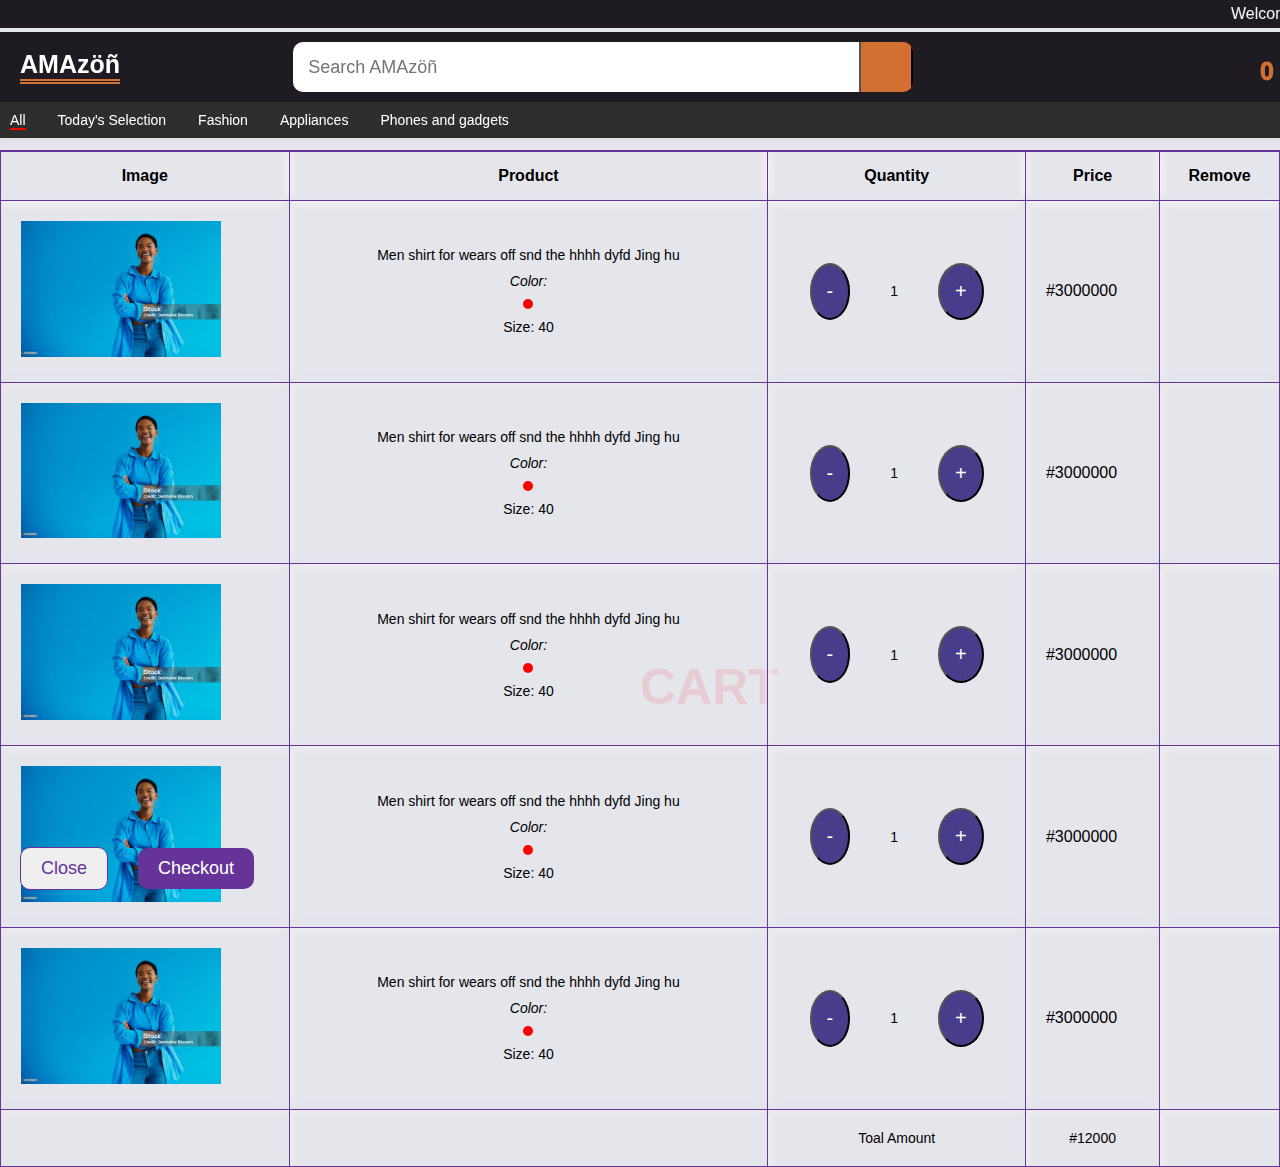
<file: cart.html>
<!DOCTYPE html>
<html>

<head>
  <meta charset="UTF-8">
  <meta name="viewport" content="width=device-width, initial-scale=1">
  <title>cart</title>
  <link rel="stylesheet" href="styles.css">
  <link rel="stylesheet" href="mobile.css">
  <link rel="stylesheet" href="https://cdnjs.cloudflare.com/ajax/libs/font-awesome/6.5.2/css/all.min.css" integrity="sha512-SnH5WK+bZxgPHs44uWIX+LLJAJ9/2PkPKZ5QiAj6Ta86w+fsb2TkcmfRyVX3pBnMFcV7oQPJkl9QevSCWr3W6A==" crossorigin="anonymous" referrerpolicy="no-referrer" />
  <style>
  body{
    min-height: 100vh;
  }
    .container{
      max-width: 100%;
      min-height: 100vh;
      overflow-x: hidden;
     position: relative;
     transform: translateY(150px);
    }
    .container table{
      width:100%;
      position: relative;
    
    }
    table::before{
      content: "CART";
      width: 100%;
      top:50%;
      left:50%;
      font-size: 50px;
      font-weight: 700;
      opacity: 0.1;
      position: absolute;
      color:red;
      z-index: -1;
    }
    table,th,td{
      border:1px solid rebeccapurple;
      border-collapse: collapse;
    }
    .container table tr{
      width:100%;
      height: 100%;
     overflow:hidden;
     z-index: 2;
    }
    tr th{
      width: max-content;
      padding: 15px 0;
      box-shadow: 2px 2px 10px whitesmoke,
      -2px -2px 10px whitesmoke;
    }
    tr td{
      width: 100px;
      padding:20px;
      font-size:20px;
      white-space: no-wrap;
      box-shadow: 2px 2px 10px whitesmoke,
      -2px -2px 10px rgba(219, 221, 232, 1);
    }
  
    .container table tr td img{
      
      width: 200px;
      height: 100%;
    }
    td.product{
      width: 400px;
      max-width: 500px;
      font-size: 14px;
     padding:10px;
      font-weight: 500;
      text-align: center;
    }
     td.product div {
       display: flex;
       flex-direction:column;
       gap: 10px;
       justify-content: center;
       align-items: center;
     }
     
     td.product div.colors {
       display: flex;
       gap: 10px;
       justify-content: center;
     }
    td.product div.colors span{
      width: 10px;
      height: 10px;
      background: red;
      border-radius: 50%;
    }
     tr td:nth-child(3) .change{
       width: 100%;
        height:100%;
        display: flex;
        flex-direction: row;
        gap: 40px;
        justify-content: center;
        align-items: center ;
     padding: 15%;
     border:none;
  
      }
      tr td:nth-child(3) .change button{
        padding: 15px;
        background: darkslateblue;
        border-radius: 50%;
        color: white;
        font-size: 20px;
        align-content: center;
      }
      tr td:last-child{
        text-align: center;
      }
      tr td:last-child a{
        color:red;
        border:none;
        font-size:20px;
        
        
      }
      .quantity span{
        font-size: 14px;
      }
      td.price{
        font-size: 16px;
        font-weight: 500;
      }
      table tr:last-child td{
        font-size: 14px;
        font-weight: 500;
        text-align: center;
      }
      .dwnBtns{
        position: absolute ;
        bottom:0;
        display: flex;
        align-items: center;
        justify-content: flex-end;
        gap:30px;
        padding: 10px 20px;
        
      }
      .dwnBtns button{
        padding: 10px 20px;
        font-size: 18px;
        border:none;
        border-radius:10px;
        font-weight:500;
      }
      .dwnBtns button:nth-child(2){
        background: rebeccapurple;
        color: white;
      }
        .dwnBtns button:nth-child(1){
          border: 1px solid rebeccapurple;
        }
       .dwnBtns button:nth-child(1) a{
         color: rebeccapurple;
         
       }
        .dwnBtns button:nth-child(2) a{
          color: white;
        }
        
    @media screen and (width < 460px){
      body{
        width:100%;
        padding: 0;
        font-size: smaller;
      }
      .container{
        transform: translateY(150px);
        margin-bottom: 250px;
      }
      table::before{
      content: "CART";
      width: 100%;
      top:50%;
      left:50%;
      opacity: 0.1;
      position: absolute;
      color:red;
      
    }
      tr td{
        padding: 5px;
        font-size: 8px;
        align-items: center;
        text-align: center;
      }
      
        .container table tr td img{
      
      width:70px;
      height: 10%;
      padding: 5px 0;
    }
       td.product{
      width: 100%;
      font-size: 14px;
     padding:10px;
      font-weight: 500;
      text-align: center;
    }
    tr td:nth-child(3) .change{
       width: 100%;
        height:100%;
       display: flex;
        flex-direction: column;
        gap: 10px;
        justify-content: center;
        align-items: center ;
        padding: 25px 10px;
      }
      tr td:nth-child(3) .change button{
        padding: 10px 13px;
        background: darkslateblue;
        border-radius: 50%;
        color: white;
        font-size: 10px;
        border:none;
      }
     .dwnBtns{
        position: fixed;
        bottom: 0;
        z-index: 10;
        background: whitesmoke;
        width: 100%;
        display: flex;
        justify-items:space-between;
      
      }
     
    }
  </style>
</head>

  <body>
        <div class="nav">
  <!--nav up section-->  
  <marquee behavior="smooth" direction="left">Welcome to AMaAzöñ fashion store</marquee>
  <div class="up">
  <h2>AMAzöñ</h2>

  <!--search-->
  <form class="search">
  <input type="search" name="search" class="query" placeholder= "Search AMAzöñ">
  <button class="fa fa-search search-icon" name="searchBtn"></button>
  </form>
  
    <div class="sign">
   <!--<span class="text">Ajala John &rarr;</span>-->
    <span class="fa fa-user user"></span>
    <div class="dropdown">
      <span>Profile</span>
       <span>Settings</span>
      <span class="login">Login</span>
     
    </div>
    </div>
    
  <div class="cart" onclick="window.open('vart.html');">
    <span class="count">0</span>
    <span class="fa fa-shopping-cart cart-icon"></span>
    </div>
    
    </div>
    
    <div class="mid">
      <form class="mobile-search">
  <input type="search" name="search" class="query" placeholder= "Search AMAzöñ">
  <button class="fa fa-search search-icon" name="searchBtn" style="color: white;"></button>
  </form>
  </div>
  
    <!-- nav bottom section-->
    <div class="bottom">
     <div class="ul">
        <a href="" class="active">All</a>
        <a href="today.php">Today's Selection</a>
        <a href="collection.html">Fashion</a>
        <a href="app.php">Appliances</a>
        <a href="phone.php">Phones and gadgets</a>
     </div>
    </div>
    
</div>
<!--nav ends-->

    <div class="container">
      <!--cart products-->
    <table>
      <tr>
        <th>Image</th>
        <th>Product</th>
        <th>Quantity</th>
        <th>Price</th>
        <th>Remove</th>
      </tr>
      <tr>
        <td class="image"><img src="clothe.jpg" alt="clothe.jpg"></td>
        <td class="product">
          <div>
      
          <span class="title">Men shirt for wears off snd the hhhh dyfd Jing hu </span>
          <div class="colors" title="colors">
            <i>Color: </i>
        <span class="color"></span>
          </div>
        <span class="size" title="size">Size: 40</span>
          </div>
        </td>
        <td class="quantity">
          <div class="change">
           
          <button type="button" class="dec">-</button>
          <span class="count">1</span>
            <button type="button" class="inc">+</button>
          </div>
        </td>
        <td class="price">#3000000</td>
        <td><a href="" class="fa fa-trash"></a></td>
      </tr>
      
        <tr>
        <td class="image"><img src="clothe.jpg" alt="clothe.jpg"></td>
        <td class="product">
          <div>
      
          <span class="title">Men shirt for wears off snd the hhhh dyfd Jing hu </span>
          <div class="colors" title="colors">
            <i>Color: </i>
        <span class="color"></span>
          </div>
        <span class="size" title="size">Size: 40</span>
          </div>
        </td>
        <td class="quantity">
          <div class="change">
           
          <button type="button" class="dec">-</button>
          <span class="count">1</span>
            <button type="button" class="inc">+</button>
          </div>
        </td>
        <td class="price">#3000000</td>
        <td><a href="" class="fa fa-trash"></a></td>
      </tr>
      
      
        <tr>
        <td class="image"><img src="clothe.jpg" alt="clothe.jpg"></td>
        <td class="product">
          <div>
      
          <span class="title">Men shirt for wears off snd the hhhh dyfd Jing hu </span>
          <div class="colors" title="colors">
            <i>Color: </i>
        <span class="color"></span>
          </div>
        <span class="size" title="size">Size: 40</span>
          </div>
        </td>
        <td class="quantity">
          <div class="change">
           
          <button type="button" class="dec">-</button>
          <span class="count">1</span>
            <button type="button" class="inc">+</button>
          </div>
        </td>
        <td class="price">#3000000</td>
        <td><a href="" class="fa fa-trash"></a></td>
      </tr>
      
      
        <tr>
        <td class="image"><img src="clothe.jpg" alt="clothe.jpg"></td>
        <td class="product">
          <div>
      
          <span class="title">Men shirt for wears off snd the hhhh dyfd Jing hu </span>
          <div class="colors" title="colors">
            <i>Color: </i>
        <span class="color"></span>
          </div>
        <span class="size" title="size">Size: 40</span>
          </div>
        </td>
        <td class="quantity">
          <div class="change">
           
          <button type="button" id="dec">-</button>
          <span class="count">1</span>
            <button type="button" id="inc">+</button>
          </div>
        </td>
        <td class="price">#3000000</td>
        <td><a href="" class="fa fa-trash"></a></td>
      </tr>
      
      
        <tr>
        <td class="image"><img src="clothe.jpg" alt="clothe.jpg"></td>
        <td class="product">
          <div>
      
          <span class="title">Men shirt for wears off snd the hhhh dyfd Jing hu </span>
          <div class="colors" title="colors">
            <i>Color:</i>
        <span class="color"></span>
          </div>
        <span class="size" title="size">Size: 40</span>
          </div>
        </td>
        <td class="quantity">
          <div class="change">
           
          <button type="button" id="dec">-</button>
          <span class="count">1</span>
            <button type="button" id="inc">+</button>
          </div>
        </td>
        <td class="price">#3000000</td>
        <td><a href="" class="fa fa-trash"></a></td>
      </tr>
      
        <tr>
          <td></td>
          <td></td>
          <td>Toal Amount</td>
          <td>#12000</td>
        </tr>
    </table>
      
   
    </div>
    
       <div class="dwnBtns">
        <button><a href="Close">Close</a></button>
        <button type="submit"><a href="Checkout">Checkout</a></button>
      </div>
    <script>
      let inc = document.querySelectorAll('.inc');
      let dec = document.querySelectorAll('.dec');
    /*  let count = document.querySelector('.change .count');*/
      let counts = 1;
      inc.forEach(e=>{
        e.addEventListener('click',()=>{
          
    let count = e.previousElementSibling;
       counts++;
       count= Number(count.innerHTML);
        count += 1;
      });
      })
      dec.addEventListener('click', () => {
        counts--;
        
        if(count.innerHTML == 1){
          counts=1;
          count.innerHTML = counts;
        }
        count.innerHTML = counts;
      });
    </script>
</body>

</html>
</file>
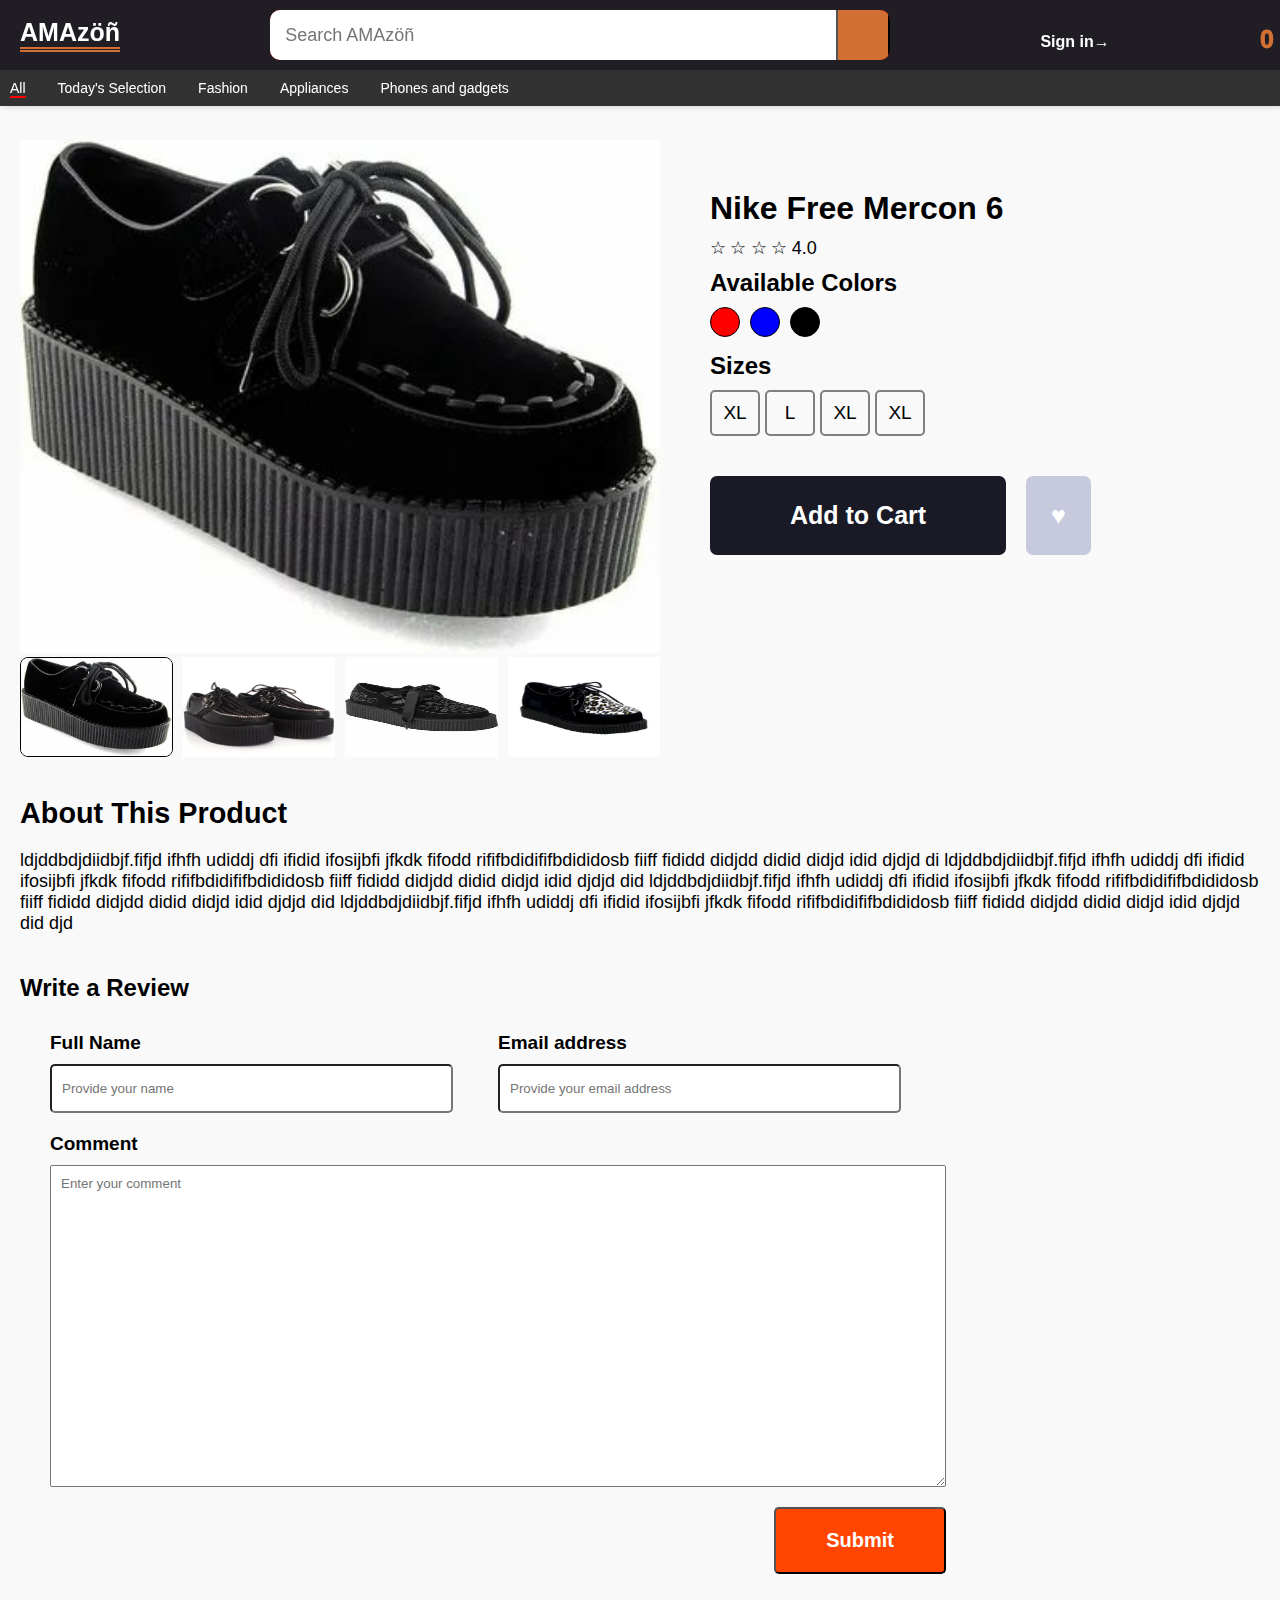
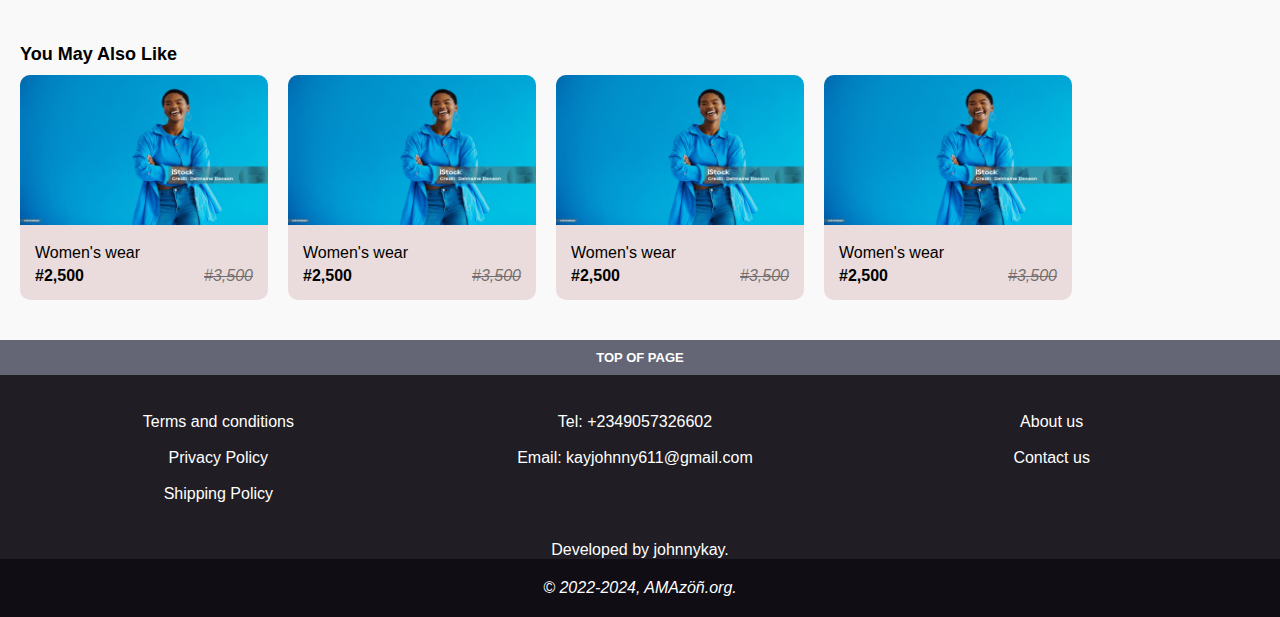
<file: details.html>
<!DOCTYPE html>
<html>

<head>
  <meta charset="UTF-8">
  <meta name="viewport" content="width=device-width, initial-scale=1">
  <title>Description</title>
  <link rel="stylesheet" href="styles.css">
  <link rel="stylesheet" href="details.css">
  <link rel="stylesheet" href="mobile.css">
  <style></style>
</head>

<body>
    <div class="nav">
  <!--nav up section-->
  <div class="up">
  <h2>AMAzöñ</h2>
  <!--search-->
  <form class="search">
  <input type="search" name="search" class="query" placeholder= "Search AMAzöñ">
  <button class="fa fa-search search-icon" name="searchBtn"></button>
  </form>
  
    <div class="sign">
    <span class="text">Sign in&rarr;</span>
    <span class="fa fa-user user"></span>
    </div>
    
  <div class="cart">
    <span class="count">0</span>
    <span class="fa fa-shopping-cart cart-icon"></span>
    </div>
    
    </div>
    
    <div class="mid">
      <form class="mobile-search">
  <input type="search" name="search" class="query" placeholder= "Search AMAzöñ">
  <button class="fa fa-search search-icon" name="searchBtn"></button>
  </form>
  </div>
  
    <!-- nav bottom section-->
    <div class="bottom">
     <div class="ul">
        <a href="" class="active">All</a>
        <a href="today.php">Today's Selection</a>
        <a href="collection.html">Fashion</a>
        <a href="app.php">Appliances</a>
        <a href="phone.php">Phones and gadgets</a>
     </div>
    </div>
    
</div>
<!--nav ends-->


  <div class="bodyContainer">
    <!-- product -->
    <div class="product">
      <!-- image-->
      <div class="image">
        
        <img src="i.jpeg" alt="clothe.jpgg">
        <!-- more image-->
        <div class="more">
          <img src="i.jpeg" class="active" alt="clothe.jpg">
          <img src="i (2).jpeg" alt="clothe.jpg">
          <img src="i (3).jpeg" alt="clothe.jpg">
          <img src="i (1).jpeg" alt="clothe.jpg">
        </div>
      </div>
      <!-- details -->
      <div class="detail">
        <h1>Nike Free Mercon 6</h1>
        <!-- ratings -->
        <div class="ratings">
          <span>&star;</span>
            <span>&star;</span>
              <span>&star;</span>
                <span>&star;</span>
                  <span>4.0</span>
        </div>
        <!-- variants -->
        <div class="variants">
          <div class="color">
              <h2>Available Colors</h2>
              <!-- colors-->
              <div class="colors">
                <span></span>
                <span></span>
                <span></span>
              </div>
          </div>
        <!-- sizes -->
          <div class="size">
              <h2>Sizes</h2>
              <div class="sizes">
                <span>XL</span>
                 <span>L</span>
                  <span>XL</span>
                   <span>XL</span>
              </div>
          </div>
        
        </div>
        <!-- end of variants -->
        
        <!-- action buttons -->
        <div class="btns">
          <a href="" class="addCart">Add to Cart</a>
           <a href="" class="wishlist">&hearts;</a>
        </div>
      </div>
      <!-- end of details-->
    </div>
    <!-- end of product -->
    
    <!-- product description -->
    <div class="description">
      <h1>About This Product</h1>
      <p>ldjddbdjdiidbjf.fifjd ifhfh udiddj dfi ifidid ifosijbfi jfkdk fifodd rififbdidififbdididosb fiiff fididd didjdd didid didjd idid djdjd di ldjddbdjdiidbjf.fifjd ifhfh udiddj dfi ifidid ifosijbfi jfkdk fifodd rififbdidififbdididosb fiiff fididd didjdd didid didjd idid djdjd did ldjddbdjdiidbjf.fifjd ifhfh udiddj dfi ifidid ifosijbfi jfkdk fifodd rififbdidififbdididosb fiiff fididd didjdd didid didjd idid djdjd did ldjddbdjdiidbjf.fifjd ifhfh udiddj dfi ifidid ifosijbfi jfkdk fifodd rififbdidififbdididosb fiiff fididd didjdd didid didjd idid djdjd did djd </p>
    </div>
    <!-- end of product description -->
    
    <!-- reviews -->
    <div class="review">
       <h2>Write a Review</h2>
       <div class="container">
        
      <form action="review.php" method="post">
       
        <div class="contain">
          
        <div class="grp">
          <label for="name">Full Name</label>
          <input type="text" required placeholder="Provide your name" name="name" id="name"/>
        </div>
        
         <div class="grp">
          <label for="mail">Email address</label>
          <input type="email" placeholder="Provide your email address" required name="mail" id="mail"/>
         </div>
          </div>
           <div class="grp">
             <label for="comment">Comment</label>
             <textarea required rows="20" placeholder="Enter your comment" name="message" id="comment"></textarea>
             </div>
             
             <div class="grp">
             <input type="submit" name="submit" value="Submit">
             </div>
      </form>
     </div>
    </div>
    <!-- end of review-->
    
    <!-- new arrival-->
      <div class="newArrivals">
         
         <div class="arrivals">
           
           <h2 class="name">you may also like</h2>
           
           <div class="products">
             
               <div class="one" data-aos-delay="100" data-aos-duration="1000" data-aos="fade-right">
      
      <div class="image">
      <img src="clothe.jpg" alt="image">
    </div>
    
    <div class="content">
      <span class="name">Women's wear</span>
      
      <div class="off">
      <span class ="price">#2,500</span>
      <del class="priceOff">#3,500</del>
      </div>
      
    </div>
    
    </div>
          
             
               <div class="one" data-aos-delay="100" data-aos-duration="1000" data-aos="fade-right">
      
      <div class="image">
      <img src="clothe.jpg" alt="image">
    </div>
    
    <div class="content">
      <span class="name">Women's wear</span>
      
      <div class="off">
      <span class ="price">#2,500</span>
      <del class="priceOff">#3,500</del>
      </div>
      
    </div>
    
    </div>
          
             <div class="one" data-aos-delay="100" data-aos-duration="1000" data-aos="fade-right">
      
      <div class="image">
      <img src="clothe.jpg" alt="image">
    </div>
    
    <div class="content">
      <span class="name">Women's wear</span>
      
      <div class="off">
      <span class ="price">#2,500</span>
      <del class="priceOff">#3,500</del>
      </div>
      
    </div>
    
    </div>
          
             <div class="one" data-aos-delay="100" data-aos-duration="1000" data-aos="fade-right">
      
      <div class="image">
      <img src="clothe.jpg" alt="image">
    </div>
    
    <div class="content">
      <span class="name">Women's wear</span>
      
      <div class="off">
      <span class ="price">#2,500</span>
      <del class="priceOff">#3,500</del>
      </div>
      
    </div>
    
    </div>
          
          <!--end of products-->
           </div>
           <!--end of arrivals-->
         </div>
         <!--new arrival end-->
       </div>
       <!-- end of new arrival-->
       
       <!-- footer -->
         <div class="footer">
  
  <div class="toTop">
    <i class="fa fa-arrow-up"></i>
    <span><a href="#top">TOP OF PAGE</a></span>
  </div><br>
  
  <div class="links">
    <a href="" class="fa fa-facebook-square"></a>
  </div>
  <div class="foot">
    <!-- conditions -->
    <div class="condition">
   <a href ="">Terms and conditions </a><br><br>
  <a href ="">Privacy Policy </a><br><br>
    <a href="">Shipping Policy</a><br><br>
    </div>
    <!--info-->
  <div class="info">
    <span>Tel: +2349057326602</span><br><br>
    <span>Email: kayjohnny611@gmail.com</span>
  </div>
      
    <div class="us">
          <a href="">About us </a><br><br>
      <a href="">Contact us</a><br><br>
    </div>

  
  </div>

  <span>Developed by johnnykay.</span>
  <div class="two">
  <cite>&copy; 2022-2024, AMAzöñ.org.</cite>
  </div>
  
</div>
<!-- end of footer -->
    
  </div>
</body>

</html>
</file>
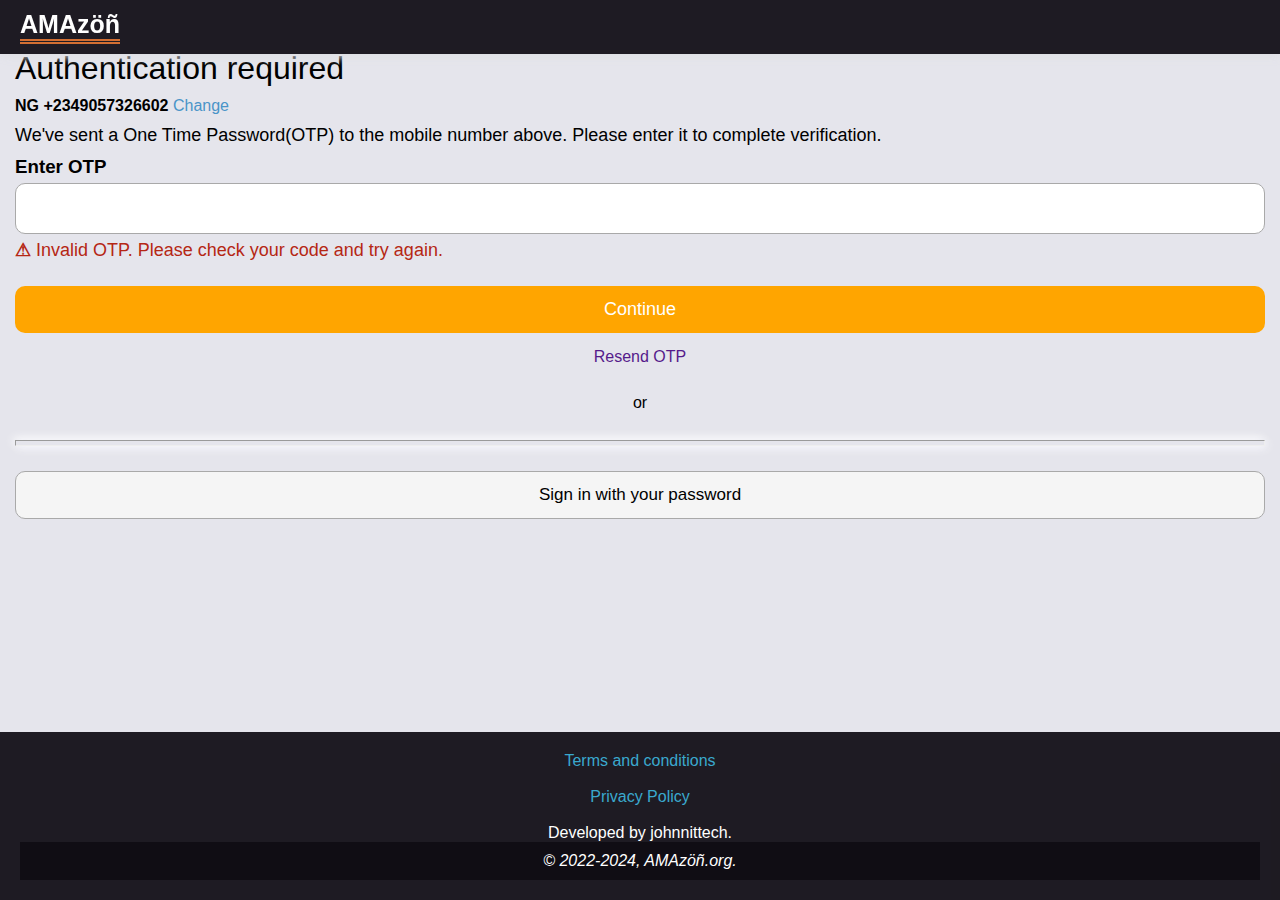
<file: verify.html>
<!DOCTYPE html>
<html>

<head>
  <meta charset="UTF-8">
  <meta name="viewport" content="width=device-width, initial-scale=1">
  <title>Verify</title>
    <link rel="stylesheet" href="style.css">
   <link rel="stylesheet" href="mobile.css">
    
    <script src="signup.js"></script>
    
    <style>
    body{
      width:100%;
    }
    .mainPage {
      padding: 50px 15px;
    display: flex;
    flex-direction: column;
    gap:10px;
    }
    h1{
      font-weight: 500;
    }
    .phone{
      font-weight: bold;
    }
    .phone a 
    {
      text-decoration: none;
      font-weight: lighter;
      color:rgba(74, 148, 200, 1);
    }
    .notify{
      font-size: 18px;
    }
      .grp{
        display: flex;
        width:100%;
        gap:5px;
        flex-direction: column;
      } 
      .error{
        font-size: 18px;
        font-weight: 500;
        color:rgba(181, 39, 20, 1);
      }
      .grp input{
        width:100%;
        padding:13px;
        outline:none;
        font-size:20px;
        border-radius:10px;
        border: 1px solid darkgrey;
      }
      button{
        padding:13px;
        background: orange;
        font-size: large;
        color:white;
        margin-top:20px;
        border:none;
        border-radius:10px;
      }
      hr{
        box-shadow:2px 2px 10px ghostwhite,
                  -2px -2px 10px white;
                  padding:  2px;
      }
      button.signin {
        background: whitesmoke;
        color:black;
        border:1px solid darkgrey;
        font-size: 17px;
      }
      .error i{
        font-style: normal;
        font-weight: 700;
      }
      .resend{
        text-align: center;
        text-decoration: none;
        margin-top: 10px;
      }
      .foot{
        position: absolute ;
        bottom:0;
  background: var(--light-dark);
  color:var(--text-color);
  width: 100%;
  text-align: center;
  margin-top: 3%;
  padding:20px;
}
.foot .two{
  background: var(--light-dark);
  color:var(--text-color);
  padding: 10px 0;
}
.foot a{
text-decoration: none;
color: rgba(58, 169, 206, 1);
}
    </style>
</head>

<body>
<div class="nav">
  <!--nav up section-->
  <div class="up">
  <h2>AMAzöñ</h2>
  </div>
  </div>
  
  <div class="mainPage">
    <h1>Authentication required</h1>
    <p class="phone">NG +2349057326602 <a href="">Change    
</a></p>
<p class="notify">We've sent a One Time Password(OTP) to the mobile number above. Please enter it to complete verification.</p>
<div class="grp">
  <h3>Enter OTP</h3>
  <input type="tel" name="otp" maxlength="6" id="otp">
  <span class="error"><i>&#9888;</i>  Invalid OTP. Please check your code and try again.</span>
  <button class="continue" name="continue">Continue</button>
  <a href="" class="resend">Resend OTP</a>
  <br>
 <span style="text-align: center;"> or</span>
  <br>
  <hr>
  <button class="signin">Sign in with your password</button>
</div>
  </div>
  
    
  <!--footer in main-->
<div class="foot">
  <a href ="">Terms and conditions </a><br><br>
  <a href ="">Privacy Policy </a><br><br>
  <span>Developed by johnnittech.</span>
  <div class="two">
  <cite>&copy; 2022-2024, AMAzöñ.org.</cite>
  </div>
</div>

</div>
</body>

</html>
</file>
<file: styles.css>
*{
  margin: 0;
  padding: 0;
  box-sizing: border-box;
    font-family: Arial, Helvetica, sans-serif;
  scroll-behavior: smooth;
  scroll-snap-type: mandatory;
  scroll-snap-align: center;
  text-decoration: none;
}
:root{
  --bg-color:rgba(229, 229, 236, 1);
  --text-color:white;
  --light-dark: rgba(15, 12, 19, 0.93);
  --second-color: rgba(210, 111, 51, 1);
  --light-dark-1: rgba(0, 0, 0, .8);
}
body{
  width:100vw;
  background:var(--bg-color);
    min-height: 100vh;
}
.nav{
  display: inline;
  position:fixed;
  box-shadow: 2px 2px 5px rgba(222, 223, 228, 1),
  -2px -2px 5px rgba(222, 223, 228, 1);
  width: 100%;
z-index: 99;
  color:white;
}
marquee{
  background: var(--light-dark);
  padding:5px;
}
.nav .up{
  display: flex;
  justify-content: space-between;
  align-items: center;
  padding: 10px 20px;
  background:var(--light-dark);
}
.nav .up h2{
  border-bottom: 5px double var(--second-color);
  font-size: 25px;
}
.nav .up .search{
  width: 50%;
  display: flex;
  flex-shrink: 1;
  height: 50px;
  overflow-y: hidden;
background: red;
border-radius: 10px;
}
.nav .up .search .query{
  width: 100%;
  height: 100%;
  outline: none;
  border-top-left-radius: 5px;
  border-bottom-left-radius: 5px;
  padding: 15px;
  font-size: large;
  border: none;
}

.nav .up .search .search-icon{
  background: var(--second-color);
  font-weight: 800;
  color:white;
  font-size: 25px;
  padding: 25px;
  text-align: center;
  align-self: center;
  border-top-right-radius: 5px;
  border-bottom-right-radius: 5px;
}
.nav .mobile-search{
  display: none;
  color:white;
}
.nav .up .sign{
  position: relative;
  align-items: center;
  text-align: center;
}
.nav .up .sign .text{
  font-weight: bold;
}
.nav .up .cart{
  position: relative;
}
.nav .up .cart .count{
  position: absolute;
  top:-10px;
  left:40%;
  font-weight: 1000;
  font-size: 25px;
  z-index: 2;
  color: var(--second-color);
}
.nav .up .cart .cart-icon,
.nav .up .sign .user{
  font-size: 35px;
  position:relative;
}
  .sign:hover .dropdown{
    display: flex;
  }
    .sign .dropdown{
      
     position: absolute;
     text-align: center;
     right: 50%;
      width:auto;
      display: none;
      flex-direction: column;
      gap:1px;
      padding:5px 0;
      align-items: start;
      background:white;
      color: black;
      z-index: 1000;
    }
    .dropdown span{
      width:100%;
      padding: 5px 10px;
    }
    .dropdown span:hover{
      background: black;
      color: white;
    }
.nav .bottom{
  width: 100%;
  display: flex;
  overflow-x: scroll;
  padding:10px 10px;
  background:var(--light-dark-1);
}
.nav .bottom .ul{
  display: flex;
  gap: 2rem;
  list-style-type: none;
  text-decoration: none;
}
.nav .bottom .ul a{
  text-decoration: none;
  color:white;
  transition: 4s ease 3s;
  font-size: 14px;
}
.nav .bottom .ul a:hover{
  text-decoration: underline;
  text-decoration-color:red;
}
.nav .ul a.active{
  position: relative;
}
.nav .ul a.active:before{
 content: "";
 position: absolute;
 width: 100%;
 height: 2px;
 background: red;
 bottom: -2px;
}
.mid{
  display: none;
}

/*main section*/

main{
  position :relative;
 width: 100%;
 transform: translateY(120px);
}
main .container{
  display: block;
  width: 100vw;
}
main .slider{
  width: 100vw;
  overflow: hidden;
}
main .ad{
  position: relative;
  width: 100%;
  display: flex;
  margin:0;
  left:0;
  animation: scroll 20s infinite ease;
}
main .ad .adimage{
  width: 50%;
  
}

@keyframes scroll{
  0%{
    left:0;
  }
  20%{
    left:0;
  }
  25%{
    left:-110%;
  }
  45%{
    left:-110%;
  }
70%,  50%{
    left:-200%;
  }
  75%,95%{
    left:-300%;
  }
  100%{
    left:-400%;
  }
}
main .container .top{
  display: flex;
  justify-content: space-between;
  padding: 2% 15px 0;
}
main .wrapper{
  width: 100%;
  padding: 10px;
  display: grid;
  grid-template-columns: 1fr 1fr 1fr 1fr;
  justify-content: space-between;
  align-items: center;
  gap:10px;
  flex-shrink: 0;
  flex-wrap: wrap;
}
main .wrapper .one{
 width: 100%;
  background:rgba(234, 220, 220, 1);
  height: auto;
  overflow: hidden;
  border-radius: 10px;
}
main .wrapper .one .image{
  height: auto;
}
main .wrapper .one img{
  width: 100%;
  height: 200px;
  border-top-left-radius:10px;
  border-top-right-radius:10px;
}
main .wrapper .one .image span{
  position: absolute;
  top:10px;
  right: 10px;
  font-size: larger;
}
main .newArrivals{
 padding: 10px;
  width: 100%;
  overflow-x: scroll;
}
main .newArrivals .arrivals .name{
  font-size: 17px;
  font-weight: 500;

/* overflow-x:scroll;*/
}
.products{
  overflow-x: scroll;
  width: 100%;
  display: flex;
  gap:20px;
  margin-top:10px;
}
.products .one{
  width:20%;
  height: auto;
  display: flex;
  background:rgba(234, 220, 220, 1);
  border-radius: 10px;
  flex-direction: column;
  flex-shrink: 0;
  
}
.products .one .image{
  width: 100%;
  border-radius: inherit;
}
.products .one .image img{
  width: 100%;
  height: 150px;
  border-top-left-radius: inherit;
  border-top-right-radius: inherit;
}
.products .one .content{
  padding: 15px;
}
.products .one .content .off{
  font-weight: 600;
  display: flex;
  justify-content:space-between;
  padding-top: 5px;
}
main .container .wrapper .one .image span{
  color: red;
  transform: scale(1.4);
  padding-right: 5px;
  padding-top: 5px;
}
del{
  text-decoration: line-through;
  font-style: italic;
  opacity: 0.5;
  font-weight: 400;
}
main .container .wrapper .one .content{
  width: 100%;
  padding: 5px 10px;
  display: flex;
  overflow: hidden;
  flex-direction:column;
  gap:5px;
}
main .wrapper .one .content .btns{
  width: 100%;
  display: flex;
  justify-content: center;
  align-items: center;
}
main .wrapper .one .content .name{
  font-weight: 500;
  color: rgba(36, 36, 41, 1);
  width: 100%;
  overflow: hidden;
  white-space: nowrap;
  text-overflow: ellipsis;
}
main .wrapper .one .content .off .priceOff{
  display: none;
}
main .wrapper .one .content .off .price{
  color:rgba(154, 24, 24, 1);
  font-size: large;
  font-weight: 600;
}
main .wrapper .one .content .btns a{
  background :rgba(182, 41, 29, 1);
  width: 80%;
  font-size:14px;
  text-align: center;
  font-weight: 600;
  border: none;
  color:var(--text-color);
  outline: none;
  border-radius:5px;
  padding: 10px;
}

/* collections*/
main .collections{
  width: 100%;
  height: auto;
}
main .collections h3{
  font-size: 25px; 
  color:rgba(27, 27, 33, 1);
  padding-top: 20px;
  padding-left :15px;
}
main .collections .collection{
  margin-top: 50px;
  display: flex;
  flex-direction: row;
  width: 100%;
  height: 500px;
  background-color:rgba(230, 226, 226, 1);
  gap:20px;
  padding :0 15px;
  align-items:top;
}
main .collections .collection:nth-child(2),
main .collections .collection:nth-child(4),
main .collections .collection:nth-child(6)
{
  flex-direction: row-reverse;
}
main .collections .collection .imageContainer{
  width: 50%;
  height:100%;
}
main .collections .collection .imageContainer img{
  width: 100%;
  height:100%;
}
main .collections .collection .contents{
  align-self: center;
  width: 40%;
  text-align: center;
}
main .collections .collection .contents h1{
  font-size: 40px;
}
main .collections .collection .contents p{
  font-size: 20px;
  margin: 15px 0;
}
main .collections .collection .contents button{
  width: max-content;
  padding: 10px 20px;
  font-size: 20px;
  font-weight: 600;
  border-radius: 5px;
  color: #fff;
  border:none;
  outline: none;
  background: red;
}
/*footer*/
 .footer{
  background: var(--light-dark);
  color:var(--text-color);
  width: 100vw;
  text-align: center;
  margin-top: 20px;
}
.footer .foot{
  padding: 20px 20px 20px 10px;
  width: 100vw;
  display: grid;
  grid-template-columns: 1fr 1fr 1fr;
}
.footer .toTop{
  background: rgba(100, 102, 118, 1);
  color:var(--text-color);
  display: flex;
  flex-direction: column;
  align-items: center;
  font-size: 13px;
  padding: 10px 0;
  font-weight: bold;
}
.footer .toTop span a{
  color : var(--text-color);
  text-decoration: none;
}
.footer .two{
  background: var(--light-dark);
  color:var(--text-color);
  padding: 20px 0;
}
.footer a{
text-decoration: none;
color: white;
}
.footer a:hover {
  color:blue;
  text-decoration: underline;
}
</file>
<file: mobile.css>
@media screen and (max-width: 450px){
  body{
    min-height: 100vh;
  }
  .nav{
    width: 100%;
    background: var(--light-dark);
    overflow-x: scroll;
  }
  .nav .up{
    padding:5px 15px 5px 15px;
  }
  .nav .up .search{
    display:none;
  }
  .nav .up h2{
  font-size: 18px;
}
  .nav .mobile-search{
   width: 90%;
  display: flex;
  flex-shrink: 1;
  height: 35px;
  overflow-y: hidden;
background: red;
border-radius: 10px;
  }
  .nav .mid{
   display :flex;
   justify-content: center;
    width: 100%;
    margin: 0 auto;
    background: var(--light-dark);
  }
  .nav .mobile-search .query{
  width: 100%;
  height: 100%;
  outline: none;
  border-top-left-radius: 5px;
  border-bottom-left-radius: 5px;
  padding: 15px;
  font-size: large;
  border: none;
}
 .nav .up .sign .user{
  font-size: 25px;
}

  

.nav .mobile-search .search-icon{
  background: var(--second-color);
  font-weight: 800;
  font-size: 25px;
  padding: 15px;
  text-align: center;
  align-self: center;
  border-top-right-radius: 5px;
  border-bottom-right-radius: 5px;
}
  .nav .bottom{
  width: 100%;
  overflow-x: scroll;
}
.nav .bottom .ul{
  width: 100%;
  
}

.nav .up .cart .cart-icon{
  font-size: 27px;
}
.nav .up .sign{
  text-align: right;
  padding: 0 30px 0 0;
  font-size:14px;
}

.nav .bottom .ul a{
  text-decoration: none;
  color:white;
  transition: 4s ease 3s;
  font-size: 12px;
/*padding: 0 5px;*/
}

main{
  /*position: relative;*/
  padding-top: 120px;
  width: 100%;
  min-height: 100vh;
  transform: translateY(0);
}
main .wrapper{
  display: grid;
  width: 100%;
  grid-template-columns: 1fr 1fr;
}
main .ad .adImage{
  width: 100%;
/*  height:300px;*/
  animation: scroll 20s infinite ease 2s;
}
@keyframes scroll{
  0%{
    left:0;
  }
  20%{
    left:0;
  }
  25%{
    left:-100%;
  }
  45%{
    left:-100%;
  }
70%,  50%{
    left:-200%;
  }
  75%,95%{
    left:-300%;
  }
  100%{
    left:-400%;
  }
}


main .wrapper .one{
  /*width: 40%;*/
  height: auto;
}
main .wrapper .one img{
  width: 100%;
  height: 150px;
  border-top-left-radius:10px;
  border-top-right-radius:10px;
}
main .container{
  padding: 20px 0;
}
main .container .top h2{
  font-size: 15px;
  font-weight: 500;
}
main .wrapper .one .content .btns{
  width: 100%;
  display: flex;
  justify-content: center;
  align-items: center;
}
main .wrapper .one .content .btns button{
  width: 80%;
  font-size:14px;
  font-weight: 600;
  border: none;
  color:var(--text-color);
  outline: none;
  border-radius:5px;
  padding: 10px;
  
}
main .wrapper .one .content .name{
  font-weight: 500;
  color: #000;

}
.products .one{
  width:45%;
  height: auto;
}
main .collections .collection{
  flex-direction: column;
  padding-bottom: 15px;
}
main .collections .collection:nth-child(2),
main .collections .collection:nth-child(4),
main .collections .collection:nth-child(6)
{
  flex-direction: column;
}

main .collections .collection .imageContainer{
  width: 100%;
  height: 50%;
}
main .collections .collection .contents{
  /*align-self: center;*/
  width: 100%;
  text-align: center;
  padding-bottom: 20px
}
.footer .foot{
  display: grid;
  flex-wrap: wrap;
  justify-content: space-around;
  grid-template-columns: 1fr 1fr 1fr;
  font-size: small;
}
}
</file>
<file: details.css>
*{
    padding: 0;
    margin: 0;
    text-decoration: none;
    box-sizing: border-box;
  }
  body{
    background: rgba(196, 197, 202, 0.1);
  }
  .bodyContainer{
    transform:translateY(120px);
    padding: 0;
    margin:0;
  }
  .bodyContainer .product{
    width: 100vw;
    display: flex;
    gap:50px;
    padding: 20px;
    
  }
.product .image{
    width: 50vw;
  }
  .product .image img{
    width: 100%;
  }
  .product .image .more{
    width: 100%;
    overflow-x: scroll;
    display: flex;
    gap:10px;
    
  }
  .product .image .more img{
    width:30%;
    height:100px;
   
  }
    .product .image .more img.active{
    border:1px solid black;
    border-radius: 8px;
  }
  .detail{
    display: flex;
    flex-direction: column;
    gap:10px;
    margin-top: 50px;
  }
  .variants{
    display: flex;
    flex-direction: column;
    gap:15px;
  }
   .product .ratings span{
     font-size: 18px;
   }
   .product .variants .color .colors{
     display: flex;
     gap:10px;
   }
    .product .variants .color .colors span{
      width:30px;
      height:30px;
      border:1px solid black;
      background: red;
      border-radius:50%;
      margin-top: 10px;
    }
      .product .variants .color .colors span:nth-child(2){
      background: blue;
      }
        .product .variants .color .colors span:nth-child(3){
      background: black;
      }
      .product .variants .size .sizes {
        display: flex;
        gap:5px;
      }
      .product .variants .size .sizes span{
        width:50px;
        height: auto;
        border: 2px solid grey;
        font-size: 19px;
        border-radius: 5px;
        text-align: center;
        padding: 10px;
        margin-top: 10px;
      }
      .detail .btns{
        width: 100%;
        display: flex;
        gap:20px;
        margin-top: 30px;
      }
      .detail .btns a:nth-child(1){
        background: rgba(25, 26, 38, 1);
        border-radius:7px;
        font-size: 25px;
        font-weight: 700;
        padding:25px 80px 25px 80px;
        color:white;
      }
       .detail .btns a:nth-child(2){
        background: rgba(199, 201, 222, 1);
        border-radius:7px;
        font-size: 25px;
        font-weight: 700;
        padding:25px;
        color:white;
      }
      
      /*description*/
      .description {
        padding:20px;
      }
      .description h1{
        font-size: 1.8em;
        
      }
      .description p{
        margin-top: 20px;
        font-size: 18px;
      }
      
      /*reviews*/
      .review{
        padding: 20px;
      }
      .review .container{
        width: 100vw;
        margin: 30px 0;
        padding: 0 30px;
        
      }
      .review form{
        width: 70vw;
        display: flex;
        gap:20px;
        flex-direction: column;
        justify-content: center;
      }
      .review form .contain{
        display: flex;
        width: 100%
        gap:50px;
      }
      
      label{
        font-size: 19px;
        font-weight:600;
      }
       .review form .contain .grp input{
        padding: 15px 10px;
        width: 90%;
        border-radius: 5px;
        outline: none;
      }
     
     .grp{
       display: flex;
       flex-direction: column;
       gap:10px;
       width: 100%;
     }
     textarea{
       padding:10px;
       outline:nine;
     }
     .grp:nth-child(3){
       display: flex;
      justify-content: end;
      align-items: end;
     }
     input[type="submit"]{
       width: max-content;
       padding: 20px 50px;
       background: orangered;
       font-size: 20px;
       font-weight: 700;
       color: white;
       border-radius: 5px;
       box-shadow: 1px 1px 5px white;
       
     }
     .bodyContainer .newArrivals{
       padding: 20px;
     }
        .bodyContainer .newArrivals .arrivals h2{
          text-transform: capitalize;
          font-size: 18px;
          font-weight: 600;
        }
     /* media queries*/
     
       @media screen and (max-width: 450px){
         body{
           width:100%;
           overflow-x: hidden;
         }
      .product{
    width: 100vw;
    display: flex;
    flex-direction: column;
    gap:50px;
    padding: 10px;
  }
  .product .image{
    width: 100%;
  }
      .product .image .more img{
    width:30%;
    height:50px;
   
  }
   .description p{
        
        font-size: 16px;
      }
   .detail{
    display: flex;
    flex-direction: column;
    gap:10px;
    margin-top: 0px;
    position: relative;
  }
  .detail .btns{
  position: sticky;
  background:white;
  top:0;
  left:0;
  justify-content: center;
  }
   .detail .btns a:nth-child(1){
        background: rgba(25, 26, 38, 1);
        border-radius:7px;
        font-size: 15px;
        font-weight: 700;
        padding:15px 50px 15px 50px;
        color:white;
      }
       .detail .btns a:nth-child(2){
        background: rgba(199, 201, 222, 1);
        border-radius:7px;
        font-size: 15px;
        font-weight: 700;
        padding:15px;
        color:white;
      }
      
  
    .review{
      width:100%;
    }
        .review .container form {
          width: 100%;
        }
           .review .container{
        width: 100%;
        margin: 30px 0;
        padding: 0;
        
      }
      .review form .contain{
        display: flex;
        flex-direction: column;
        width: 100%;
        gap: 20px;
      }
        .review form .contain .grp input{
          width: 90%;
        }
        input[type="submit"]{
       width: max-content;
       padding: 10px 30px;
       background: orangered;
       font-size: 20px;
       font-weight: 500;
       color: white;
       align-self: right;
       border:none;
       border-radius: 5px;
     }
  }
</file>
<file: style.css>
*{
  margin:0;
  padding:0;
  box-sizing: border-box;
  font-family: Arial, Helvetica, sans-serif;
  scroll-behavior: smooth;
  scroll-snap-type: mandatory;
  scroll-snap-align: center;
}
:root{
  --bg-color:rgba(229, 229, 236, 1);
  --text-color:white;
  --light-dark: rgba(15, 12, 19, 0.93);
  --second-color: rgba(210, 111, 51, 1);
  --light-dark-1: rgba(0, 0, 0, .8);
}
body {
  position : relative ;
    background:var(--bg-color);
    min-height: 100vh;
}
.nav{
  width: 100%;
  display: block;
  position:fixed;
  box-shadow: 2px 2px 10px rgba(222, 223, 228, 1),
  -2px -2px 10px rgba(222, 223, 228, 1);
z-index: 99;
  color:white;
  overflow-x: hidden;
}
.nav .up{
  display: flex;
  justify-content: space-between;
  align-items: center;
  padding: 10px 20px;
  background:var(--light-dark);
}
.nav .up h2{
  border-bottom: 5px double var(--second-color);
  font-size: 25px;
}
.nav .up .search{
  width: 50%;
  display: flex;
  flex-shrink: 1;
  height: 50px;
  overflow-y: hidden;
background: red;
border-radius: 10px;
}
.nav .up .search .query{
  width: 100%;
  height: 100%;
  outline: none;
  border-top-left-radius: 5px;
  border-bottom-left-radius: 5px;
  padding: 15px;
  font-size: large;
  border: none;
}

.nav .up .search .search-icon{
  background: var(--second-color);
  font-weight: 800;
  font-size: 25px;
  padding: 25px;
  text-align: center;
  align-self: center;
  border-top-right-radius: 5px;
  border-bottom-right-radius: 5px;
}
.nav .mobile-search{
  display: none;
}
.nav .up .sign{
  align-items: center;
  text-align: center;
}
.nav .up .sign .text{
  font-weight: bold;
}
.nav .up .cart{
  position: relative;
}
.nav .up .cart .count{
  position: absolute;
  top:-10px;
  left:40%;
  font-weight: 1000;
  font-size: 25px;
  z-index: 2;
  color: var(--second-color);
}
.nav .up .cart .cart-icon,
.nav .up .sign .user{
  font-size: 35px;
}

.nav .bottom{
  width: 100%;
  padding:10px 10px;
  background:var(--light-dark-1);
}
.nav .bottom .ul{
  display: flex;
  gap: 2rem;
}
.nav .bottom .ul{
  list-style-type: none;
  text-decoration: none;
  
}
.nav .bottom .ul a{
  text-decoration: none;
  color:white;
  transition: 4s ease 3s;
  font-size: 14px;
}
.nav .bottom .ul a:hover{
  text-decoration: underline;
  text-decoration-color:red;
}
.nav .ul a.active{
 /* border-bottom: 2px solid var(--second-color);*/
 text-decoration: 2px underline red;
}


.main{
  position: relative;
  top: 100px;
  
}
.main .container{
  display: block;
  width: 100%;
}
.main .ad{
  width: 100%;
  overflow-x: hidden;
  display:flex;
  animation: scroll 2s linear ease;
}
.main .ad .adImage{
  width: 100%;
  height:auto;
  
}

.main .container .top{
  display: flex;
  justify-content: space-between;
  padding: 2% 15px 0;
}
.main .wrapper{
  width: 100%;
  padding: 10px;
  display: grid;
  grid-template-columns: 1fr 1fr 1fr 1fr;
  justify-content: space-between;
  align-items: center;
  gap:8%;
  flex-shrink: 0;
  flex-wrap: wrap;
}
.main .wrapper .one{
/*  width: 30%;*/
  background:rgba(234, 220, 220, 1);
  height: auto;
  border-radius: 10px;
}
.main .wrapper .one .image{
  
}
.main .wrapper .one img{
  width: 100%;
  height: 50%;
  border-top-left-radius:10px;
  border-top-right-radius:10px;
}
.main .wrapper .one .image span{
  position: absolute;
  top:10px;
  right: 10px;
  font-size: larger;
}
.main .wrapper .one .content{
  width: 100%;
  padding: 5px 10px;
  display: flex;
  flex-direction:column;
  gap:5px;
}
.main .wrapper .one .content .btns{
  width: 100%;
  display: flex;
  justify-content: center;
  align-items: center;
}
.main .wrapper .one .content .name{
  font-weight: 500;
  color: rgba(172, 172, 178, 1);
}
.main .wrapper .one .content .off .priceOff{
/*  display: none;*/
}
.main .wrapper .one .content .off .price{
  color:rgba(154, 24, 24, 1);
  font-size: large;
  font-weight: 600;
}
.main .wrapper .one .content .btns button{
  background :rgba(182, 41, 29, 1);
  width: 80%;
  font-size:14px;
  font-weight: 600;
  border: none;
  color:var(--text-color);
  outline: none;
  border-radius:5px;
  padding: 10px;
}

.footer{
  background: var(--light-dark);
  color:var(--text-color);
  width: 100%;
  text-align: center;
 /* margin-top: 3%;*/
}
.footer .toTop{
  background: rgba(100, 102, 118, 1);
  color:var(--text-color);
  display: flex;
  flex-direction: column;
  align-items: center;
  font-size: 13px;
  padding: 10px 0;
  font-weight: bold;
}
.footer .toTop span a{
  color : var(--text-color);
  text-decoration: none;
}
.footer .two{
  background: var(--light-dark);
  color:var(--text-color);
  padding: 10px 0;
}
.footer a{
text-decoration: none;
color: white;
}
</file>
